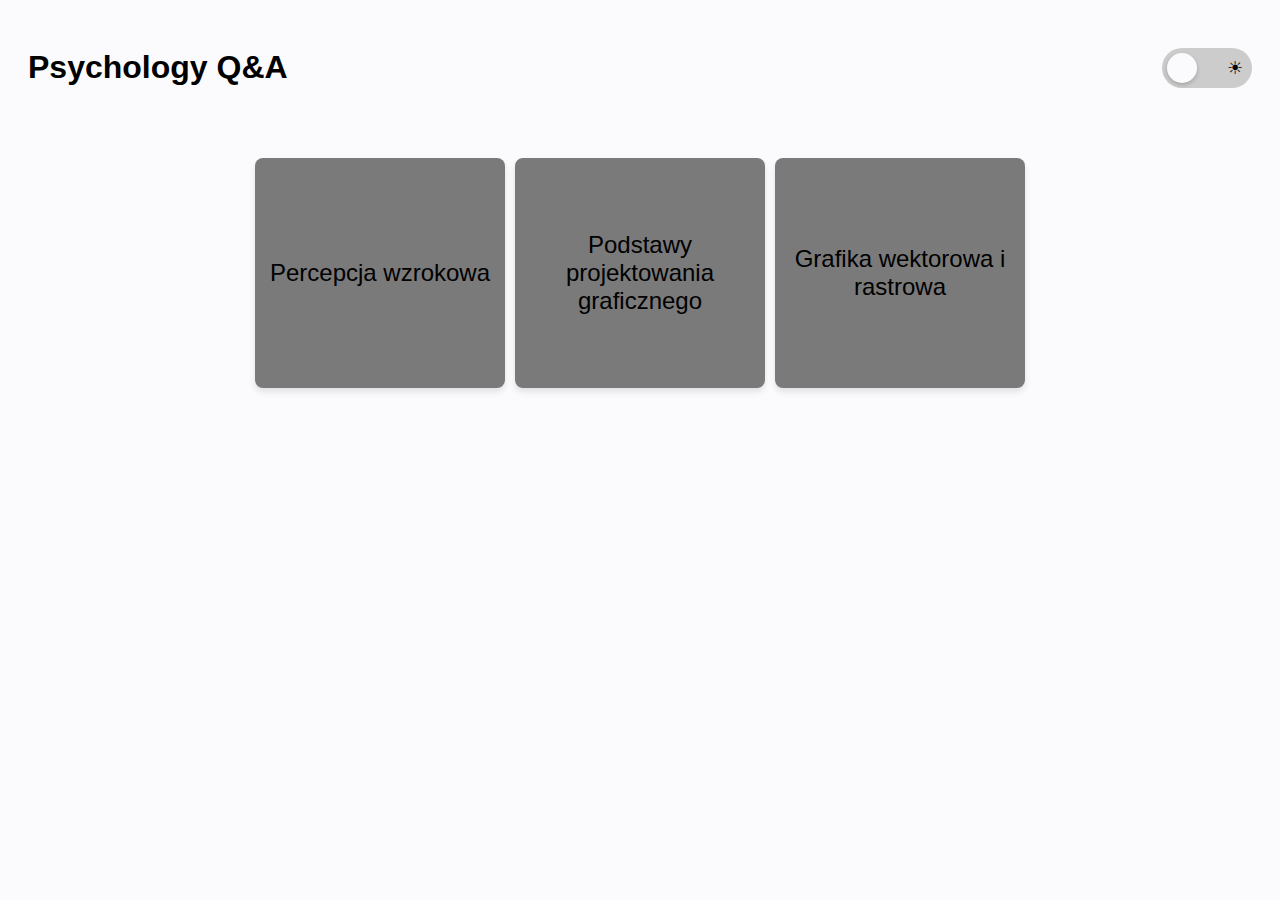
<file: index.html>
<!DOCTYPE html>
<html lang="en">
<head>
    <meta charset="UTF-8">
    <meta name="viewport" content="width=device-width, initial-scale=1.0">
    <title>Psychology Q&A</title>
    <link rel="stylesheet" href="style.css">
    <link href="https://cdnjs.cloudflare.com/ajax/libs/font-awesome/6.0.0-beta3/css/all.min.css" rel="stylesheet">
</head>
<body>
    <header>
        <h1>Psychology Q&A</h1>
        <label class="toggle">
            <input type="checkbox" id="dark-mode-toggle" />
            <span class="slider">
                <span class="icon moon"><i class="fa-solid fa-moon"></i></span>
                <span class="icon sun">&#x2600;</span>
            </span>
        </label>
    </header>
    <div id="floating-buttons">
        <button id="go-back-button">
            <span class="icon">&#x2190;</span>
        </button>
    </div>
    
    <div id="questions-container"></div>

    <script src="https://ajax.googleapis.com/ajax/libs/jquery/3.7.1/jquery.min.js"></script>
    <script src="scr.js"></script>
</body>
</html>
</file>
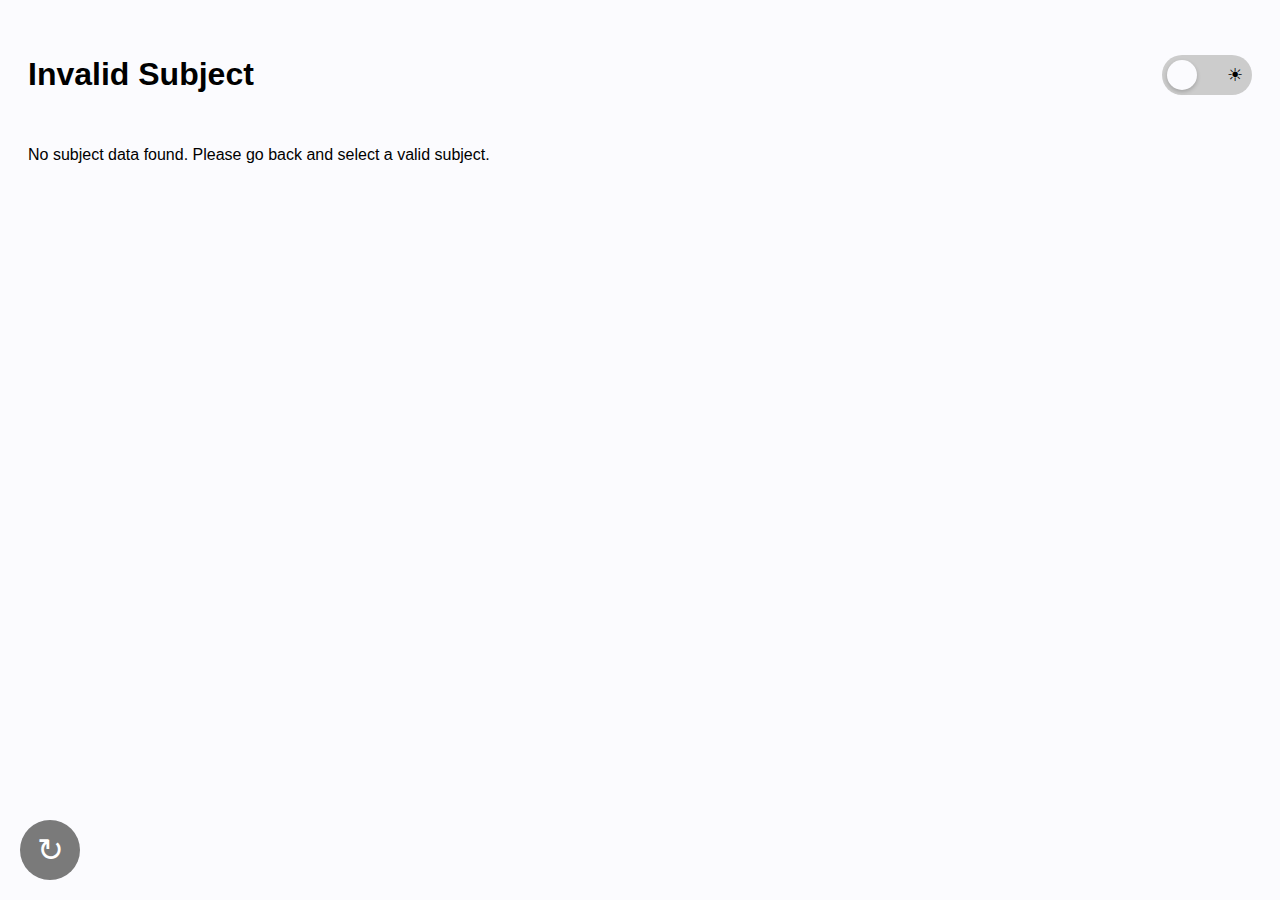
<file: subject.html>
<!DOCTYPE html>
<html lang="en">
<head>
    <meta charset="UTF-8">
    <meta name="viewport" content="width=device-width, initial-scale=1.0">
    <title>Subject Details</title>
    <link rel="stylesheet" href="subject.css">
    <link href="https://cdnjs.cloudflare.com/ajax/libs/font-awesome/6.0.0-beta3/css/all.min.css" rel="stylesheet">
</head>
<body>
    <header>
        <h1 id="subject-title">Loading...</h1>
        <label class="toggle">
            <input type="checkbox" id="dark-mode-toggle" />
            <span class="slider">
                <span class="icon moon"><i class="fa-solid fa-moon"></i></span>
                <span class="icon sun">&#x2600;</span>
            </span>
        </label>
    </header>
    <div id="questions-container"></div>
    <div id="floating-buttons">
        <button id="reshuffle-questions">
            <span class="icon">&#x21bb;</span>
        </button>
    </div>
    <br><br><br>
    <script src="https://ajax.googleapis.com/ajax/libs/jquery/3.7.1/jquery.min.js"></script>
    <script>
    $(document).ready(function () {
        const { category, subject } = getQueryParams();

        if (category && subject) {
            // Set the title
            $("#subject-title").text(`${category} - ${subject}`);

            // Fetch questions and display them
            fetchQuestions(category, subject)
                .done((data) => {
                    const $container = $("#questions-container");
                    displayQuestions(data.questions);  // Initially display questions
                    data.questions = data.questions; // Store the original questions to reshuffle
                    // Attach reshuffle button handler
                    const $reshuffleButton = $("#reshuffle-questions");
                    $reshuffleButton.on('click', function() {
                        reshuffleQuestions(data.questions); // Trigger reshuffle
                        $reshuffleButton.addClass("spinning");
                        setTimeout(() => $reshuffleButton.removeClass("spinning"), 500);
                    });
                })
                .fail(() => {
                    $("#questions-container").html(
                        "<p>Could not load questions. Please try again later.</p>"
                    );
                });
        } else {
            $("#subject-title").text("Invalid Subject");
            $("#questions-container").html(
                "<p>No subject data found. Please go back and select a valid subject.</p>"
            );
        }

        // Attach dark mode toggle handler
        setupDarkModeToggle();
    });

    // Parse query parameters from the URL
    function getQueryParams() {
        const params = new URLSearchParams(window.location.search);
        return {
            category: params.get("category"),
            subject: params.get("subject"),
        };
    }

    function fetchQuestions(category, subject) {
        const formattedSubject = (category + " " + subject)
            .toLowerCase()
            .replace(/\s+/g, "_")
            .replace(/[^\w\(\)żółćęśąźń]/gi, "");

        console.log(formattedSubject)
        const jsonFileName = `subjects/${formattedSubject}.json`;

        return $.getJSON(jsonFileName).done(function (data) {
            displayQuestions(data.questions);
            displayCredits(data.credits);
        }).fail(function () {
            console.error("Failed to load JSON file:", jsonFileName);
        });
    }

    // Function to display questions with click-to-show answers
    function displayQuestions(questions) {
    const $container = $("#questions-container").empty();

    questions.forEach(q => {
        const $questionDiv = $("<div>").addClass("question").text(q.question);

        let $answerDiv = $("<div>").addClass("answer").html(q.answer); // Allow HTML inside the answer

        $answerDiv.hide(); // Hide the answer by default

        const $checkbox = $("<input>").attr("type", "checkbox").addClass("pin-checkbox");

        $questionDiv.on("click", function () {
            $answerDiv.slideToggle();
        });

        const $wrapper = $("<div>").addClass("question-wrapper");
        $wrapper.append($checkbox, $questionDiv, $answerDiv);
        $container.append($wrapper);
    });
}




    function reshuffleQuestions() {
        let unpinned = [];
        let pinned = [];

        $(".question-wrapper").each(function () {
            const isChecked = $(this).find(".pin-checkbox").prop("checked");
            if (isChecked) {
                pinned.push({
                    question: $(this).find(".question").text(),
                    answer: $(this).find(".answer").text()
                });
            } else {
                unpinned.push({
                    question: $(this).find(".question").text(),
                    answer: $(this).find(".answer").text()
                });
            }
        });

        // Shuffle only unpinned questions
        for (let i = unpinned.length - 1; i > 0; i--) {
            const j = Math.floor(Math.random() * (i + 1));
            [unpinned[i], unpinned[j]] = [unpinned[j], unpinned[i]];
        }

        // Re-display with unpinned first, then pinned at the bottom
        displayQuestions([...unpinned, ...pinned]);

        // Restore checked state for pinned checkboxes
        $(".question-wrapper").each(function () {
            const text = $(this).find(".question").text();
            if (pinned.some(p => p.question === text)) {
                $(this).find(".pin-checkbox").prop("checked", true);
            }
        });
    }
    // Function to display credits in the bottom-right corner
    function displayCredits(credits) {
        if (!credits) return; // If no credits, do nothing

        let $creditsDiv = $("#credits"); // Check if #credits already exists
        if ($creditsDiv.length === 0) {
            $creditsDiv = $("<div>").attr("id", "credits").appendTo("body");
        }
        
        $creditsDiv.text(`Notatki zrobione przez: ${credits}`);
    }

    // Setup dark mode toggle
    function setupDarkModeToggle() {
        $("#dark-mode-toggle").on("change", function () {
            $("body").toggleClass("dark-mode");

            if ($("body").hasClass("dark-mode")) {
                console.log("Dark mode enabled");
            } else {
                console.log("Dark mode disabled");
            }
        });
    }

    </script>
</body>
</html>
</file>
<file: style.css>
/* Color Variables */
:root {
    --background-color: #FBFBFE;
    --text-color: #000000;
    --primary-color: #7a7a7a; 
    --secondary-color: #ccc;
    --hover-color: #5e5e5e;
}

/* Dark Mode Colors */
body.dark-mode {
    --background-color: #09122C;
    --text-color: #ffffff;
    --primary-color: #E17564;
    --secondary-color: #040813;
    --hover-color: #b75d4f;
}

/* General Styles */
body {
    font-family: Arial, sans-serif;
    padding: 20px;
    background-color: var(--background-color);
    color: var(--text-color);
    transition: background-color 0.3s ease, color 0.3s ease;
}

h1 {
    text-align: center;
}

/* Header */
header {
    display: flex;
    justify-content: space-between;
    align-items: center;
    margin-bottom: 20px;
}

/* Button Styling */
.category-button, .subject-button {
    font-family: inherit;
    font-size: 1.5rem;

    margin: 10px 0;
    width: 100%;
    max-width: 250px;
    min-height: 230px;
    border: none;
    border-radius: 8px;
    cursor: pointer;
    text-align: center;
    transition: all 0.3s ease;
}

#floating-buttons {
    position: fixed;
    bottom: 20px;
    left: 20px;
    display: flex;
    flex-direction: column;
    gap: 10px;
    z-index: 1000;
}

#go-back-button {
    background-color: var(--primary-color);
    color: white;
    display: flex;
    align-items: center;
    justify-content: center;
    padding: 10px;
    width: 60px;
    height: 60px;
    border-radius: 50%;
    border: none;
    cursor: pointer;
    transition: background-color 0.3s ease;
}

#go-back-button:hover {
    background-color: var(--primary-color);
}

#go-back-button .icon {
    font-size: 32px;
    transform: translate(0px,-2px);
    transition: transform 0.3s ease;
}

.subject-button {
    display: flex;
    justify-content: center;
    align-items: center;
}

/* Category Buttons */
.category-button {
    background-color: var(--primary-color);
    color: var(--text-color);
    box-shadow: 0 4px 6px rgba(0, 0, 0, 0.1);
}

.category-button:hover {
    background-color: var(--hover-color);
    box-shadow: 0 6px 10px rgba(0, 0, 0, 0.15);
}

/* Subject Buttons */
.subject-button {
    background-color: var(--secondary-color);
    color: var(--text-color);
    box-shadow: 0 4px 6px rgba(0, 0, 0, 0.1);
    text-decoration: none;
}

.subject-button:hover {
    background-color: var(--hover-color);
    box-shadow: 0 6px 10px rgba(0, 0, 0, 0.15);
}

/* Flexbox Styling for Button Layout */
#questions-container {
    display: flex;
    flex-direction: row;
    flex-wrap: wrap;
    align-items: center;
    justify-content: center;
    gap: 10px;
    padding: 20px;
}

/* Dark Mode Toggle */
.toggle {
    position: relative;
    display: inline-block;
    min-width: 90px;
    min-height: 40px;
    width: 90px;
    height: 40px;
}

.toggle input {
    opacity: 0;
    width: 0;
    height: 0;
}

.slider {
    position: absolute;
    cursor: pointer;
    top: 0;
    left: 0;
    right: 0;
    bottom: 0;
    background-color: var(--secondary-color);
    border-radius: 40px;
    display: flex;
    align-items: center;
    justify-content: space-between;
    padding: 0 5px;
    transition: background-color 0.4s;
}

.slider:before {
    content: "";
    position: absolute;
    height: 30px;
    width: 30px;
    left: 5px;
    bottom: 5px;
    background-color: var(--background-color);
    border-radius: 50%;
    box-shadow: 0 2px 4px rgba(0, 0, 0, 0.2);
    transition: transform 0.4s;
}

.slider .icon {
    font-size: 18px;
    color: var(--text-color);
    opacity: 0;
    transition: opacity 0.3s ease;
}

.slider .sun {
    opacity: 1;
    transform: translateX(-4px);
}

.slider .moon {
    opacity: 0;
    transform: translateX(4px);
}

.toggle input:checked + .slider {
    background-color: var(--primary-color);
}

.toggle input:checked + .slider:before {
    transform: translateX(50px);
}

.toggle input:checked + .slider .sun {
    opacity: 0;
}

.toggle input:checked + .slider .moon {
    opacity: 1;
}
</file>
<file: subject.css>
/* Color Variables */
:root {
    --background-color: #FBFBFE; 
    --text-color: #000000; 
    --primary-color: #7a7a7a; 
    --secondary-color: #ccc; 
}

/* Dark Mode Colors */
body.dark-mode {
    --background-color: #09122C;
    --text-color: #ffffff;
    --primary-color: #E17564;
    --secondary-color: #040813;
}

/* General Styles */
body {
    font-family: Arial, sans-serif;
    padding: 20px;
    line-height: 1.6;
    background-color: var(--background-color);
    color: var(--text-color);
    transition: background-color 0.3s ease, color 0.3s ease;
}

h1 {
    text-align: center;
}

header {
    display: flex;
    justify-content: space-between;
    align-items: center;
    margin-bottom: 20px;
}

/* Question & Answer Styles */
.question {
    cursor: pointer;
    margin-bottom: 10px;
    border: 1px solid var(--secondary-color);
    padding: 10px;
    background-color: var(--background-color);
    border-radius: 5px;
    transition: background-color 0.3s ease;
}

.question:hover {
    background-color: var(--secondary-color);
}

.question:focus {
    background-color: var(--secondary-color);
}

.answer {
    display: none;
    margin-bottom: 10px;
    padding: 10px;
    background-color: var(--secondary-color);
    border-left: 3px solid var(--primary-color);
    border-radius: 5px;
}

.pin-checkbox {
    float: right;
    appearance: none;
    width: 34px;
    height: 34px;
    border-radius: 50%;
    border: 2px solid var(--primary-color);
    background: transparent;
    cursor: pointer;
    transition: all 0.3s ease;
    margin-top: 7px;
    margin-right: 10px;
}

/* Checkbox Checked Style */
.pin-checkbox:checked {
    border: 17px solid var(--primary-color);
    background-color: var(--primary-color);
}

.answer ul {
    list-style-type: disc;
    padding-left: 20px;
}

.answer li {
    margin-bottom: 8px;
}


/* Floating Buttons */
#floating-buttons {
    position: fixed;
    bottom: 20px;
    left: 20px;
    display: flex;
    flex-direction: column;
    gap: 10px;
    z-index: 1000;
}

/* Reshuffle Button */
#reshuffle-questions {
    background-color: var(--primary-color);
    color: white;
    display: flex;
    align-items: center;
    justify-content: center;
    padding: 10px;
    width: 60px;
    height: 60px;
    border-radius: 50%;
    border: none;
    cursor: pointer;
    transition: background-color 0.3s ease;
}

#reshuffle-questions:hover {
    background-color: var(--primary-color);
}

#reshuffle-questions .icon {
    font-size: 32px;
    transition: transform 0.3s ease;
}

#reshuffle-questions.spinning .icon {
    animation: spin 0.5s cubic-bezier(0.25, 1, 0.5, 1) infinite;
}

/* Keyframes for Spin Animation */
@keyframes spin {
    from {
        transform: rotate(0deg);
    }
    to {
        transform: rotate(360deg);
    }
}

@media (max-width: 768px) {
    #reshuffle-questions .icon {
        font-size: 22px;
    }

    #reshuffle-questions {
        width: 40px;
        height: 40px;
        padding: 8px;
    }
    #subject-title
    {
        font-size: 18px;
    }
}



/* Dark Mode Toggle (Switch) */
.toggle {
    position: relative;
    display: inline-block;
    width: 90px;
    height: 40px; 
    min-width: 90px;
    min-height: 40px;
}

.toggle input {
    opacity: 0;
    width: 0;
    height: 0;
}

.slider {
    position: absolute;
    cursor: pointer;
    top: 0;
    left: 0;
    right: 0;
    bottom: 0;
    background-color: var(--secondary-color);
    transition: background-color 0.4s, box-shadow 0.3s ease-in-out;
    border-radius: 40px;
    display: flex;
    align-items: center;
    justify-content: space-between;
    padding: 0 5px;
}

.slider:before {
    content: "";
    position: absolute;
    height: 30px;
    width: 30px; 
    left: 5px; 
    bottom: 5px;
    background-color: var(--background-color);
    transition: transform 0.4s, box-shadow 0.3s ease-in-out;
    border-radius: 50%;
    box-shadow: 0 2px 4px rgba(0, 0, 0, 0.2);
}

/* Icons */
.slider .icon {
    font-size: 18px;
    color: var(--text-color);
    opacity: 0;
    transition: opacity 0.3s ease;
}

.slider .sun {
    opacity: 1;
    color: var(--text-color);
    transform: translateX(-4px); 
}

.slider .moon {
    opacity: 0;
    color: var(--text-color);
    transform: translateX(4px); 
}

.toggle input:checked + .slider {
    background-color: var(--primary-color);
}

.toggle input:checked + .slider:before {
    transform: translateX(50px);
}

.toggle input:checked + .slider .sun {
    opacity: 0;
}

.toggle input:checked + .slider .moon {
    opacity: 1;
}


/* Dark Mode Styles */
body.dark-mode {
    background-color: var(--background-color);
    color: var(--text-color);
}

body.dark-mode .question {
    background-color: var(--background-color);
    border-color: var(--secondary-color);
}

body.dark-mode .question:hover {
    background-color: var(--secondary-color);
}

body.dark-mode .answer {
    background-color: var(--secondary-color);
}

::-webkit-scrollbar {
    width: 18px;
}

::-webkit-scrollbar-track {
    background-color: var(--background-color); 
    border-radius: 10px;
}

::-webkit-scrollbar-thumb {
    background-color: var(--primary-color);
    border-radius: 10px;
    border: 3px solid var(--background-color);
}

::-webkit-scrollbar-thumb:hover {
    background-color: var(--secondary-color);
}

/* For Firefox */
scrollbar {
    width: 18px;
}

scrollbar-track {
    background-color: var(--background-color);
    border-radius: 10px;
}

scrollbar-thumb {
    background-color: var(--primary-color);
    border-radius: 10px;
    border: 3px solid var(--background-color);
}

scrollbar-thumb:hover {
    background-color: var(--secondary-color);
}


#credits {
    position: relative;
    float: right;
    bottom: 20px;
    font-size: 14px;
    color: var(--text-color);
    background: rgba(0, 0, 0, 0.05);
    padding: 5px 10px;
    border-radius: 5px;
}
</file>
